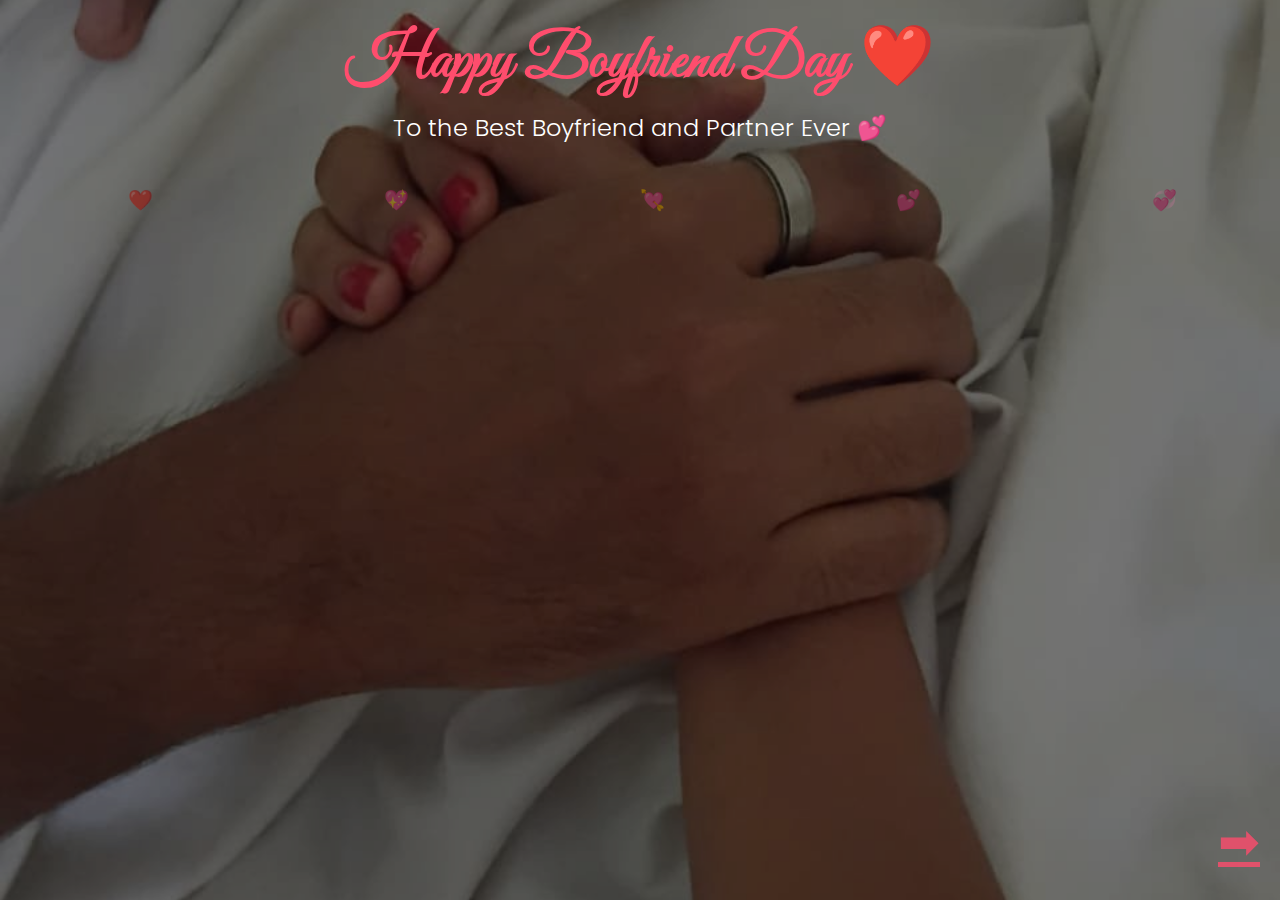
<file: index.html>
<!DOCTYPE html>
<html lang="en">
<head>
<meta charset="UTF-8">
<meta name="viewport" content="width=device-width, initial-scale=1.0">
<title>Happy Boyfriend Day ❤️</title>
<style>
@import url('https://fonts.googleapis.com/css2?family=Great+Vibes&family=Poppins:wght@300;600&display=swap');

body {
  margin: 0;
  padding: 0;
  background: url('images/handholding.jpg') no-repeat center center/cover;
  font-family: 'Poppins', sans-serif;
  color: #fff;
  overflow-x: hidden;
  position: relative;
  min-height: 100vh;
}

body::after {
  content: "";
  position: absolute;
  top: 0; left: 0;
  width: 100%; height: 100%;
  background: rgba(0,0,0,0.4);
  z-index: 0;
}

.content {
  position: relative;
  z-index: 1;
  max-width: 90%;
  margin: 0 auto;
  text-align: center;
  padding: 20px;
}

h1 {
  font-family: 'Great Vibes', cursive;
  font-size: 10vw;
  margin: 0;
  color: #ff4d6d;
}

h2 {
  font-size: 5vw;
  font-weight: 300;
  margin-top: 10px;
}

.heart {
  position: absolute;
  color: rgba(255,255,255,0.8);
  font-size: 6vw;
  animation: float 6s linear infinite;
}

@keyframes float {
  0% { transform: translateY(100vh) scale(0.5); opacity: 0; }
  50% { opacity: 1; }
  100% { transform: translateY(-10vh) scale(1); opacity: 0; }
}


.next-arrow, .prev-arrow {
  position: fixed;
  bottom: 20px;
  font-size: 10vw;
  color: #ff4d6d;
  cursor: pointer;
  z-index: 2;
  opacity: 0.8;
  transition: transform 0.3s, opacity 0.3s;
}
.next-arrow:hover, .prev-arrow:hover { transform: translateY(-10px); opacity: 1; }
.next-arrow { right: 20px; }
.prev-arrow { left: 20px; }

@media screen and (min-width: 480px) {
  h1 { font-size: 60px; }
  h2 { font-size: 24px; }
  .heart { font-size: 20px; }
  .next-arrow, .prev-arrow { font-size: 50px; }
}
</style>
</head>
<body>
<div class="content">
  <h1>Happy Boyfriend Day ❤️</h1>
  <h2>To the Best Boyfriend and Partner Ever 💕</h2>
</div>

<div class="heart" style="left:10%; animation-delay:0s;">❤️</div>
<div class="heart" style="left:30%; animation-delay:2s;">💖</div>
<div class="heart" style="left:50%; animation-delay:4s;">💘</div>
<div class="heart" style="left:70%; animation-delay:1s;">💕</div>
<div class="heart" style="left:90%; animation-delay:3s;">💞</div>

<a href="poem.html" class="next-arrow">&#x27A1;</a>
</body>
</html>
</file>
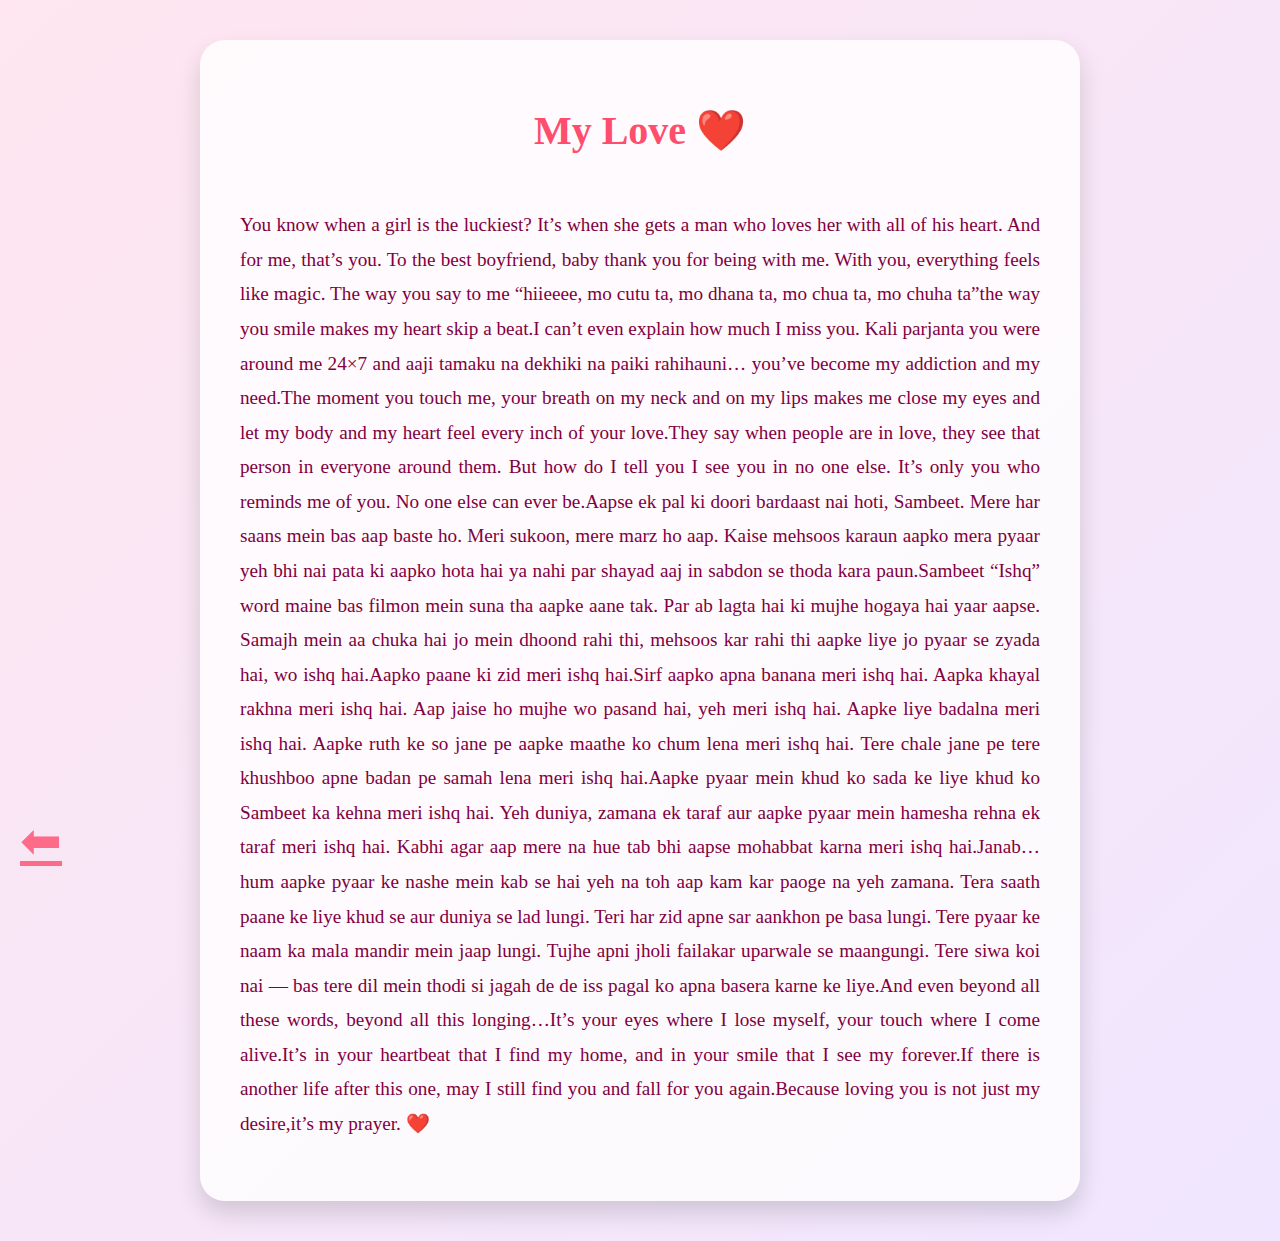
<file: about.html>
<!DOCTYPE html>
<html lang="en">
<head>
<meta charset="UTF-8">
<meta name="viewport" content="width=device-width, initial-scale=1.0">
<title>About</title>
<style>
  body {
    font-family: 'Georgia', serif;
    background: linear-gradient(to bottom right, #ffe6f0, #f0e6ff); /* soft pink/purple gradient */
    display: flex;
    justify-content: center;
    /* removed align-items center to allow scrolling */
    margin: 0;
    padding: 40px 20px; /* add some padding so content isn’t stuck to the edge */
  }

  .about-section {
    background: #ffffffcc; /* slightly transparent white for softness */
    padding: 40px;
    border-radius: 25px;
    box-shadow: 0 12px 25px rgba(0,0,0,0.15); /* gentle shadow */
    text-align: center;
    max-width: 800px; /* make it a bit wider for long text */
    animation: fadeIn 2s ease-in-out;
  }

  .about-section h1 {
    font-size: 2.5rem;
    color: #ff4d6d;
    margin-bottom: 20px;
    position: relative;
  }

  .about-section h1::after {
    content: "❤️";
    display: inline-block;
    margin-left: 10px;
    animation: heartbeat 1.5s infinite;
  }

  .about-section p {
    font-size: 1.2rem;
    line-height: 1.8;
    color: #800040;
    text-align: justify;
    white-space: pre-line; /* keeps line breaks */
  }

  @keyframes heartbeat {
    0%, 100% { transform: scale(1); }
    25% { transform: scale(1.3); }
    50% { transform: scale(1); }
    75% { transform: scale(1.3); }
  }

  @keyframes fadeIn {
    from { opacity: 0; transform: translateY(-20px); }
    to { opacity: 1; transform: translateY(0); }
  }

   .prev-arrow {
      position: fixed;
      bottom: 30px;
      font-size: 50px;
      color: #ff4d6d;
      cursor: pointer;
      z-index: 2;
      opacity: 0.8;
      transition: transform 0.3s, opacity 0.3s;
    }

     .prev-arrow:hover {
      transform: translateY(-10px);
      opacity: 1;
    }

    .prev-arrow { left: 20px; }
</style>
</head>
<body>

<div class="about-section">
  <h1>My Love</h1>
  <p>
    You know when a girl is the luckiest? It’s when she gets a man who loves her with all of his heart. And for me, that’s you. To the best boyfriend, baby thank you for being with me. With you, everything feels like magic. The way you say to me “hiieeee, mo cutu ta, mo dhana ta, mo chua ta, mo chuha ta”the way you smile makes my heart skip a beat.I can’t even explain how much I miss you. Kali parjanta you were around me 24×7 and aaji tamaku na dekhiki na paiki rahihauni… you’ve become my addiction and my need.The moment you touch me, your breath on my neck and on my lips makes me close my eyes and let my body and my heart feel every inch of your love.They say when people are in love, they see that person in everyone around them. But how do I tell you I see you in no one else. It’s only you who reminds me of you. No one else can ever be.Aapse ek pal ki doori bardaast nai hoti, Sambeet. Mere har saans mein bas aap baste ho. Meri sukoon, mere marz ho aap. Kaise mehsoos karaun aapko mera pyaar yeh bhi nai pata ki aapko hota hai ya nahi par shayad aaj in sabdon se thoda kara paun.Sambeet “Ishq” word maine bas filmon mein suna tha aapke aane tak. Par ab lagta hai ki mujhe hogaya hai yaar aapse. Samajh mein aa chuka hai jo mein dhoond rahi thi, mehsoos kar rahi thi aapke liye jo pyaar se zyada hai, wo ishq hai.Aapko paane ki zid meri ishq hai.Sirf aapko apna banana meri ishq hai. Aapka khayal rakhna meri ishq hai. Aap jaise ho mujhe wo pasand hai, yeh meri ishq hai. Aapke liye badalna meri ishq hai. Aapke ruth ke so jane pe aapke maathe ko chum lena meri ishq hai. Tere chale jane pe tere khushboo apne badan pe samah lena meri ishq hai.Aapke pyaar mein khud ko sada ke liye khud ko Sambeet ka kehna meri ishq hai. Yeh duniya, zamana ek taraf aur aapke pyaar mein hamesha rehna ek taraf meri ishq hai. Kabhi agar aap mere na hue tab bhi aapse mohabbat karna meri ishq hai.Janab… hum aapke pyaar ke nashe mein kab se hai yeh na toh aap kam kar paoge na yeh zamana. Tera saath paane ke liye khud se aur duniya se lad lungi. Teri har zid apne sar aankhon pe basa lungi. Tere pyaar ke naam ka mala mandir mein jaap lungi. Tujhe apni jholi failakar uparwale se maangungi. Tere siwa koi nai — bas tere dil mein thodi si jagah de de iss pagal ko apna basera karne ke liye.And even beyond all these words, beyond all this longing…It’s your eyes where I lose myself, your touch where I come alive.It’s in your heartbeat that I find my home, and in your smile that I see my forever.If there is another life after this one, may I still find you and fall for you again.Because loving you is not just my desire,it’s my prayer. ❤️
    </p>
</div>

<a href="gallery.html" class="prev-arrow">&#x2B05;</a> 

</body>
</html>
</file>
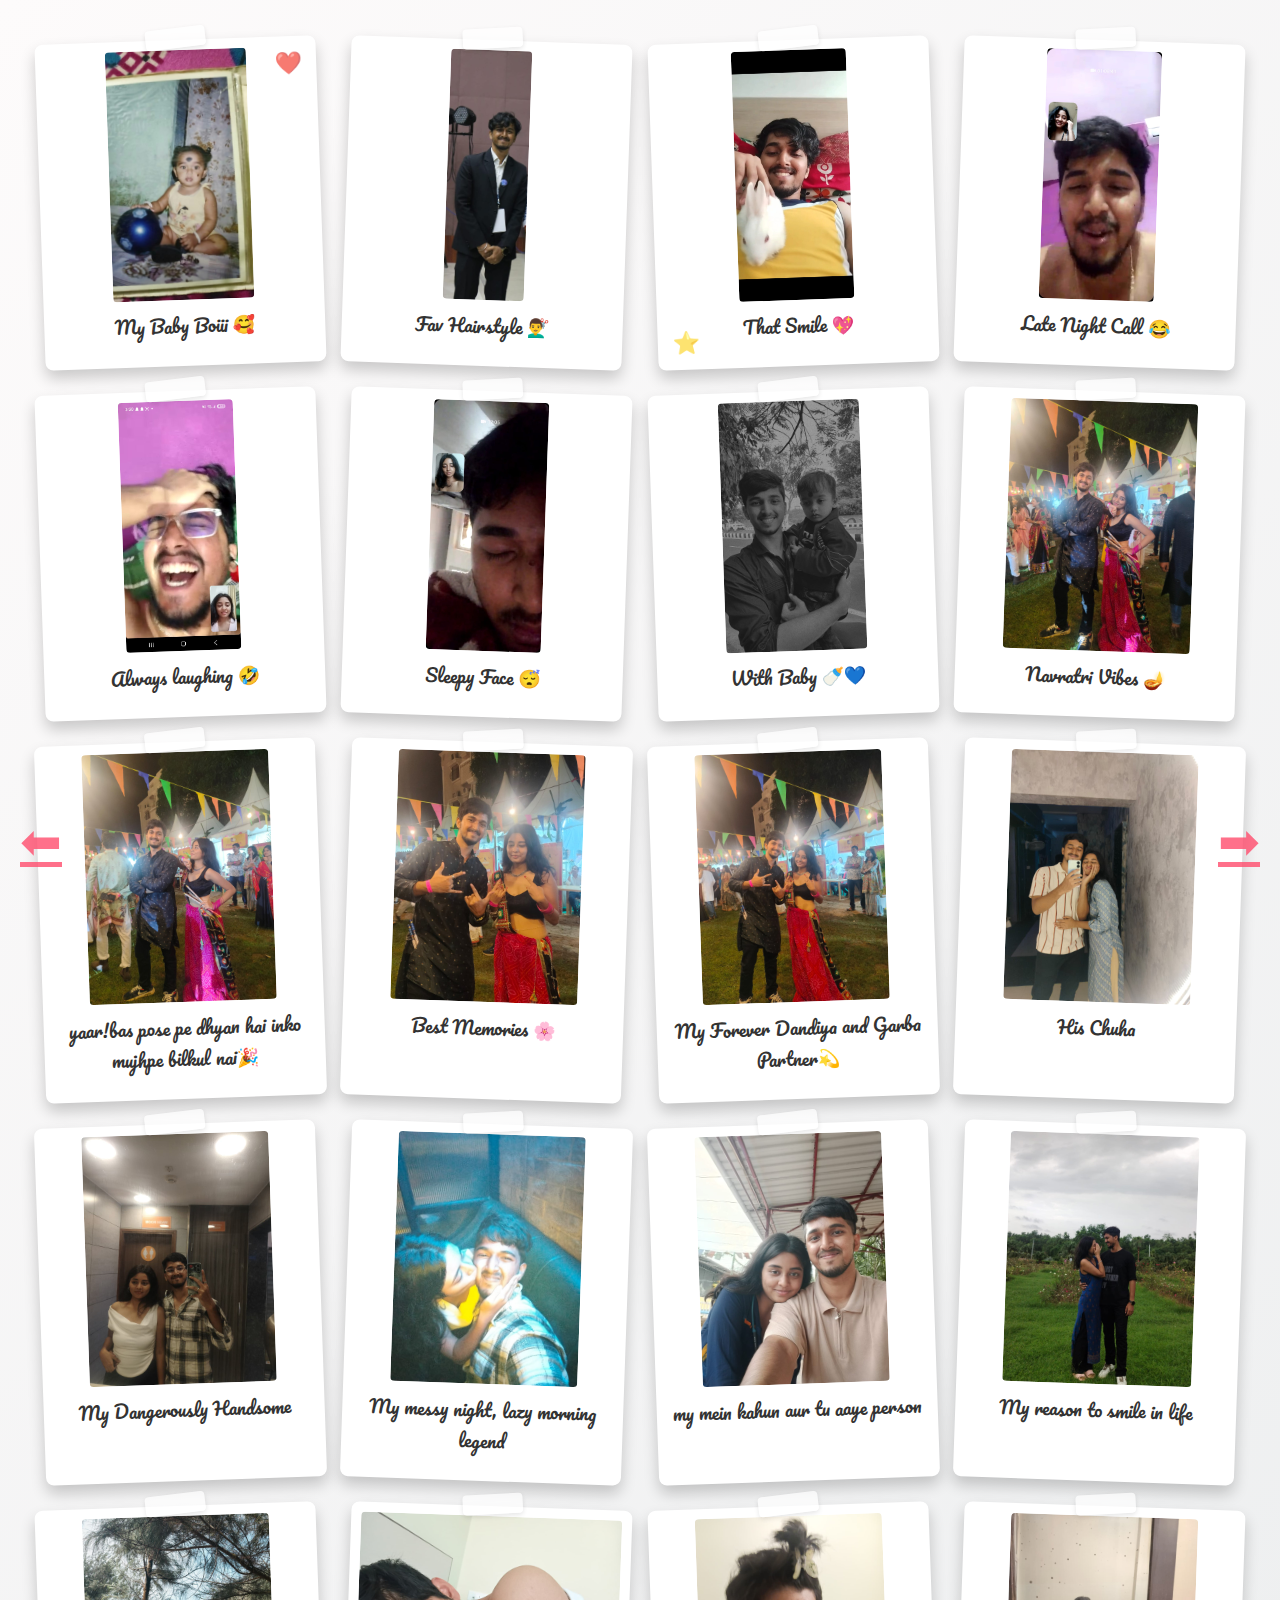
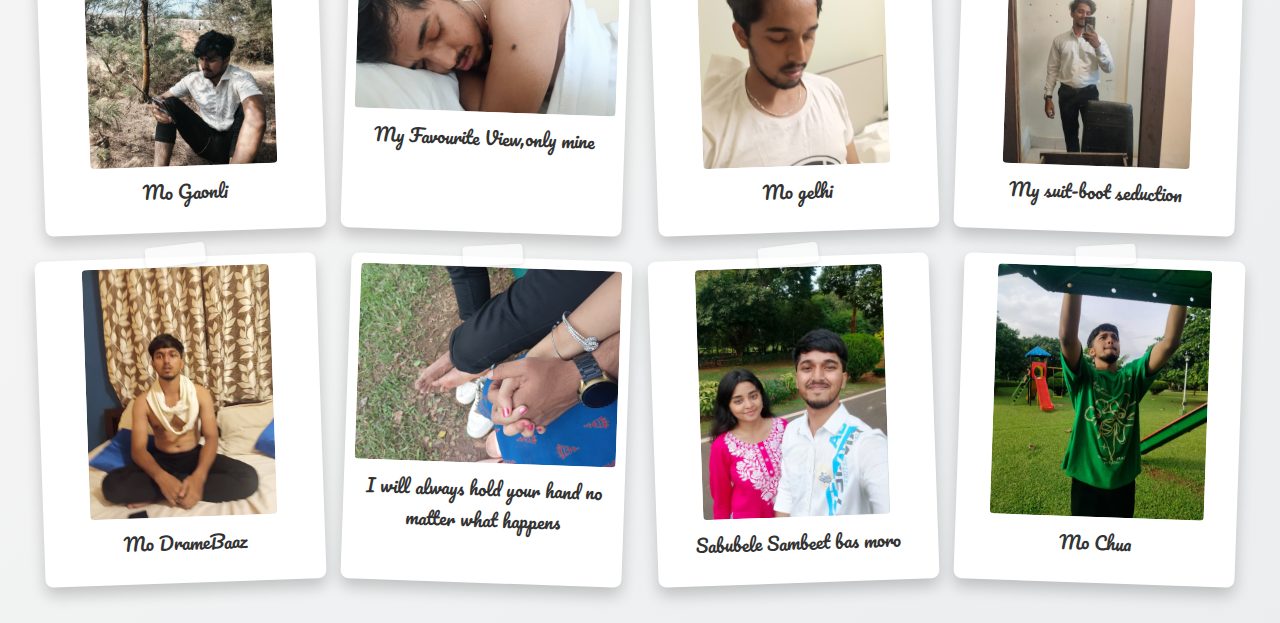
<file: gallery.html>
<!DOCTYPE html>
<html lang="en">
<head>
  <meta charset="UTF-8">
  <meta name="viewport" content="width=device-width, initial-scale=1.0">
  <title>Pinterest Scrapbook with Polaroid Captions</title>
  <style>
    @import url('https://fonts.googleapis.com/css2?family=Pacifico&family=Poppins:wght@400;600&display=swap');

    body {
      margin: 0;
      padding: 0;
      background: linear-gradient(135deg, #fdfbfb, #ebedee);
      font-family: 'Poppins', sans-serif;
      display: flex;
      justify-content: center;
      align-items: center;
      min-height: 100vh;
      overflow: auto;
    }

    .collage {
      display: grid;
      grid-template-columns: repeat(auto-fill, minmax(250px, 1fr));
      grid-auto-rows: auto;
      gap: 25px;
      width: 100%;
      padding: 40px;
      box-sizing: border-box;
    }

  
    .polaroid {
      background: #fff;
      border-radius: 8px;
      box-shadow: 0 8px 15px rgba(0,0,0,0.2);
      padding: 10px 10px 25px;
      display: flex;
      flex-direction: column;
      align-items: center;
      transform: rotate(-2deg);
      transition: transform 0.3s ease, box-shadow 0.3s ease;
    }

    .polaroid:nth-child(even) { transform: rotate(2deg); }

    .polaroid:hover {
      transform: scale(1.05) rotate(0deg);
      box-shadow: 0 15px 25px rgba(0,0,0,0.3);
      z-index: 2;
    }

    .polaroid img {
      max-width: 100%;
      max-height: 250px;
      object-fit: contain;
      border-radius: 4px;
    }

    .caption {
      margin-top: 10px;
      font-family: 'Pacifico', cursive;
      font-size: 18px;
      color: #333;
      text-align: center;
    }

    /* Tape effect */
    .polaroid::before {
      content: "";
      position: absolute;
      top: -12px;
      left: 50%;
      transform: translateX(-50%) rotate(-5deg);
      width: 60px;
      height: 20px;
      background: rgba(255, 255, 255, 0.7);
      border-radius: 4px;
      box-shadow: 0 2px 5px rgba(0,0,0,0.1);
    }

    .polaroid {
      position: relative;
    }

  
    .doodle {
      position: absolute;
      font-size: 22px;
      opacity: 0.7;
      pointer-events: none;
    }
    .doodle.heart { top: 10px; right: 15px; color: #ff6b81; }
    .doodle.star { bottom: 10px; left: 15px; color: #f9ca24; }

    .next-arrow, .prev-arrow {
      position: fixed;
      bottom: 20px;
      font-size: 50px;
      color: #ff4d6d;
      cursor: pointer;
      z-index: 10;
      opacity: 0.8;
      transition: transform 0.3s, opacity 0.3s;
    }

    .next-arrow:hover, .prev-arrow:hover {
      transform: translateY(-10px);
      opacity: 1;
    }

    .next-arrow { right: 20px; }
    .prev-arrow { left: 20px; }
    
  </style>
</head>
<body>
  <div class="collage">

    <div class="polaroid">
      <img src="images/my baby boiiii sam.jpg" alt="pic">
      <div class="caption">My Baby Boiii 🥰</div>
      <span class="doodle heart">❤️</span>
    </div>

    <div class="polaroid">
      <img src="images/my fav hairstyle.jpg" alt="pic">
      <div class="caption">Fav Hairstyle 💇‍♂️</div>
    </div>

    <div class="polaroid">
      <img src="images/my fav smilee baby.jpg" alt="pic">
      <div class="caption">That Smile 💖</div>
      <span class="doodle star">⭐</span>
    </div>

    <div class="polaroid">
      <img src="images/videocall1.jpg" alt="pic">
      <div class="caption">Late Night Call 😂</div>
    </div>

    <div class="polaroid">
      <img src="images/videocall2.jpg" alt="pic">
      <div class="caption">Always laughing 🤣</div>
    </div>

    <div class="polaroid">
      <img src="images/videocall4.jpg" alt="pic">
      <div class="caption">Sleepy Face 😴</div>
    </div>

    <div class="polaroid">
      <img src="images/sambeet with baby boi.jpg" alt="pic">
      <div class="caption">With Baby 🍼💙</div>
    </div>

    <div class="polaroid">
      <img src="images/navratri1.jpg" alt="pic">
      <div class="caption">Navratri Vibes 🪔</div>
    </div>

    <div class="polaroid">
      <img src="images/navratri2.jpg" alt="pic">
      <div class="caption">yaar!bas pose pe dhyan hai inko mujhpe bilkul nai🎉</div>
    </div>

    <div class="polaroid">
      <img src="images/navratri3.jpg" alt="pic">
      <div class="caption">Best Memories 🌸</div>
    </div>

    <div class="polaroid">
      <img src="images/navratri4.jpg" alt="pic">
      <div class="caption">My Forever Dandiya and Garba Partner💫</div>
    </div>

    <div class="polaroid">
        <img src="images/chuha.jpg" alt="pic">
        <div class="caption">His Chuha</div>
    </div>

    <div class="polaroid">
        <img src="images/club.jpg" alt="pic">
        <div class="caption">My Dangerously Handsome</div>
    </div>

    <div class="polaroid">
        <img src="images/hangover.jpg" alt="pic">
        <div class="caption">My messy night, lazy morning legend</div>
    </div>

    <div class="polaroid">
        <img src="images/girlfriend.jpg" alt="pic">
        <div class="caption">my mein kahun aur tu aaye person</div>
    </div>

    <div class="polaroid">
        <img src="images/smile.jpg" alt="pic">
        <div class="caption">My reason to smile in life</div>
    </div>

    <div class="polaroid">
        <img src="images/village.jpg" alt="pic">
        <div class="caption">Mo Gaonli</div>
    </div>

    <div class="polaroid">
        <img src="images/view.jpg" alt="pic">
        <div class="caption">My Favourite View,only mine</div>
    </div>

    <div class="polaroid">
        <img src="images/butterfly.jpg" alt="pic">
        <div class="caption">Mo gelhi</div>
    </div>

    <div class="polaroid">
        <img src="images/formals.jpg" alt="pic">
        <div class="caption">My suit-boot seduction</div>
    </div>

    <div class="polaroid">
        <img src="images/drama.jpg" alt="pic">
        <div class="caption">Mo DrameBaaz</div>
    </div>

    <div class="polaroid">
        <img src="images/hand.jpg" alt="pic">
        <div class="caption">I will always hold your hand no matter what happens</div>
    </div>

    <div class="polaroid">
        <img src="images/mine.jpg" alt="pic">
        <div class="caption">Sabubele Sambeet bas moro</div>
    </div>

    <div class="polaroid">
        <img src="images/mo chua.jpg" alt="pic">
        <div class="caption">Mo Chua</div>
    </div>












  </div>
  <a href="poem.html" class="prev-arrow">&#x2B05;</a> 
  <a href="about.html" class="next-arrow">&#x27A1;</a>
</body>
</html>
</file>
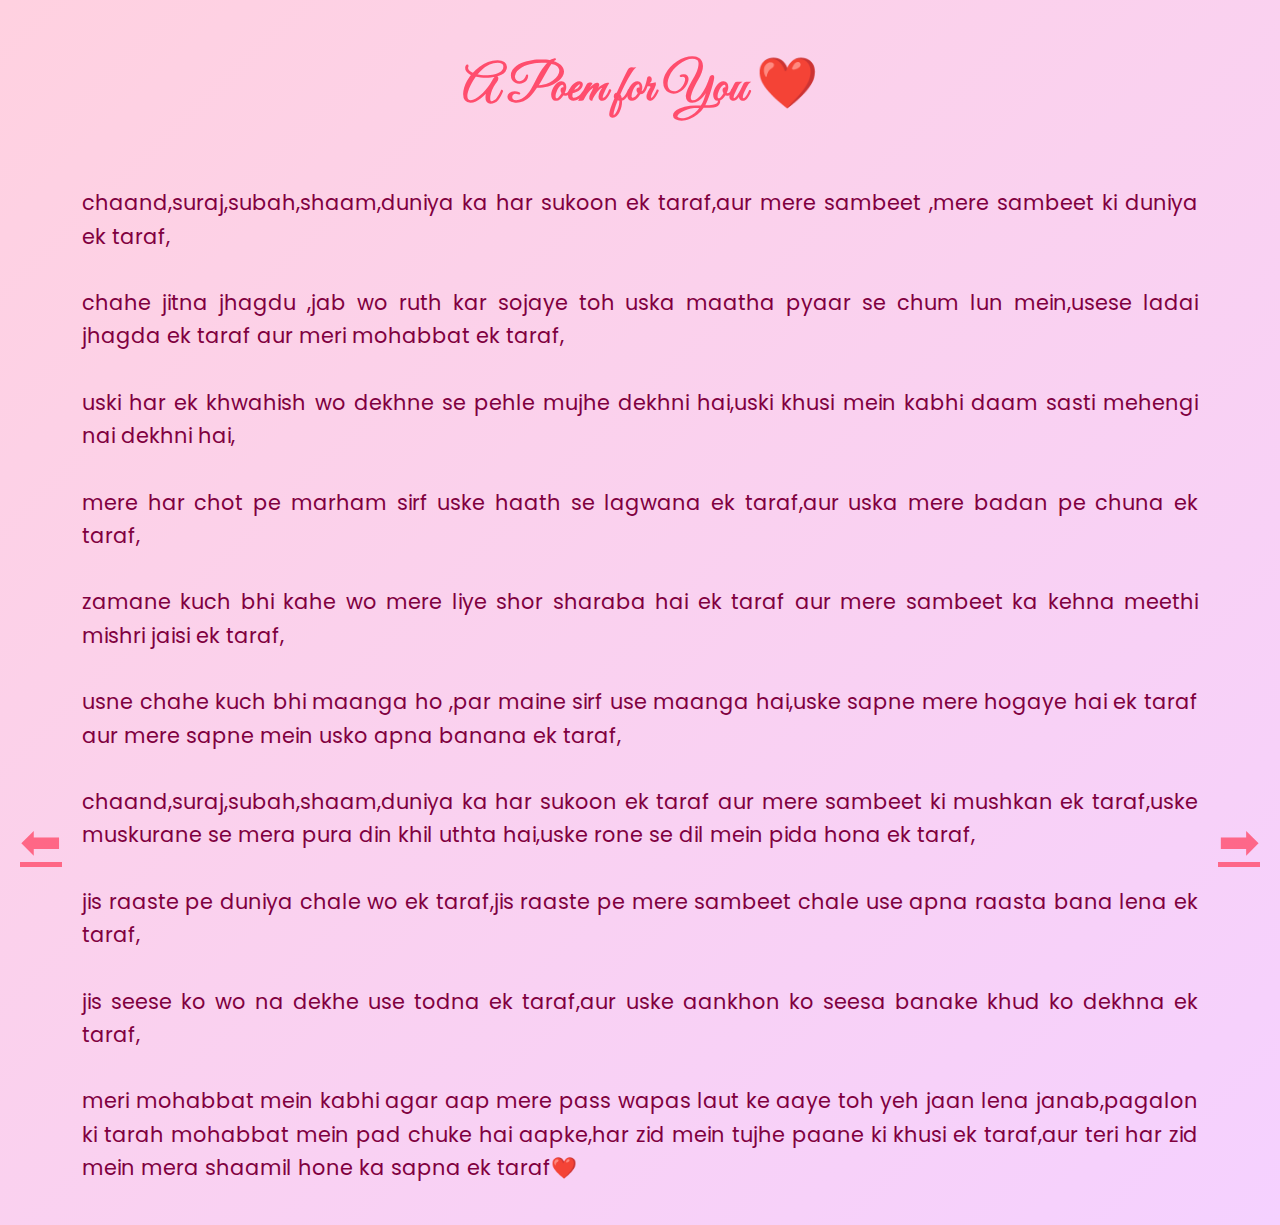
<file: poem.html>
<!DOCTYPE html>
<html lang="en">
<head>
<meta charset="UTF-8">
<meta name="viewport" content="width=device-width, initial-scale=1.0">
<title>Romantic Poem ❤️</title>
<style>
@import url('https://fonts.googleapis.com/css2?family=Great+Vibes&family=Poppins:wght@300;600&display=swap');

body {
  margin: 0;
  padding: 20px;
  font-family: 'Poppins', sans-serif;
  color: #800040;
  background: linear-gradient(to bottom right, #ffd1e0, #f5d1ff);
  overflow-y: auto;
  min-height: 100vh;
}

main {
  max-width: 90%;
  margin: 0 auto;
}

h1 {
  font-family: 'Great Vibes', cursive;
  font-size: 10vw;
  color: #ff4d6d;
  text-align: center;
}

p {
  font-size: 1.2rem;
  line-height: 1.6;
  white-space: pre-line;
  text-align: justify;
  margin-top: 20px;
}

.next-arrow, .prev-arrow {
  position: fixed;
  bottom: 20px;
  font-size: 10vw;
  color: #ff4d6d;
  cursor: pointer;
  z-index: 2;
  opacity: 0.8;
  transition: transform 0.3s, opacity 0.3s;
}
.next-arrow:hover, .prev-arrow:hover { transform: translateY(-10px); opacity: 1; }
.next-arrow { right: 20px; }
.prev-arrow { left: 20px; }

@media screen and (min-width: 480px) {
  h1 { font-size: 50px; }
  p { font-size: 1.3rem; }
  .next-arrow, .prev-arrow { font-size: 50px; }
}
</style>
</head>
<body>
<main>
  <h1>A Poem for You ❤️</h1>
  <p>
chaand,suraj,subah,shaam,duniya ka har sukoon ek taraf,aur mere sambeet ,mere sambeet ki duniya ek taraf,<br>
chahe jitna jhagdu ,jab wo ruth kar sojaye toh uska maatha pyaar se chum lun mein,usese ladai jhagda ek taraf aur meri mohabbat ek taraf,<br>
uski har ek khwahish wo dekhne se pehle mujhe dekhni hai,uski khusi mein kabhi daam sasti mehengi nai dekhni hai,<br>
mere har chot pe marham sirf uske haath se lagwana ek taraf,aur uska mere badan pe chuna ek taraf,<br>
zamane kuch bhi kahe wo mere liye shor sharaba hai ek taraf aur mere sambeet ka kehna meethi mishri jaisi ek taraf,<br>
usne chahe kuch bhi maanga ho ,par maine sirf use maanga hai,uske sapne mere hogaye hai ek taraf aur mere sapne mein usko apna banana ek taraf,<br>
chaand,suraj,subah,shaam,duniya ka har sukoon ek taraf aur mere sambeet ki mushkan ek taraf,uske muskurane se mera pura din khil uthta hai,uske rone se dil mein pida hona ek taraf,<br>
jis raaste pe duniya chale wo ek taraf,jis raaste pe mere sambeet chale use apna raasta bana lena ek taraf,<br>
jis seese ko wo na dekhe use todna ek taraf,aur uske aankhon ko seesa banake khud ko dekhna ek taraf,<br>
meri mohabbat mein kabhi agar aap mere pass wapas laut ke aaye toh yeh jaan lena janab,pagalon ki tarah mohabbat mein pad chuke hai aapke,har zid mein tujhe paane ki khusi ek taraf,aur teri har zid mein mera shaamil hone ka sapna ek taraf❤️
  </p>
</main>

<a href="index.html" class="prev-arrow">&#x2B05;</a>
<a href="gallery.html" class="next-arrow">&#x27A1;</a>
</body>
</html>
</file>
